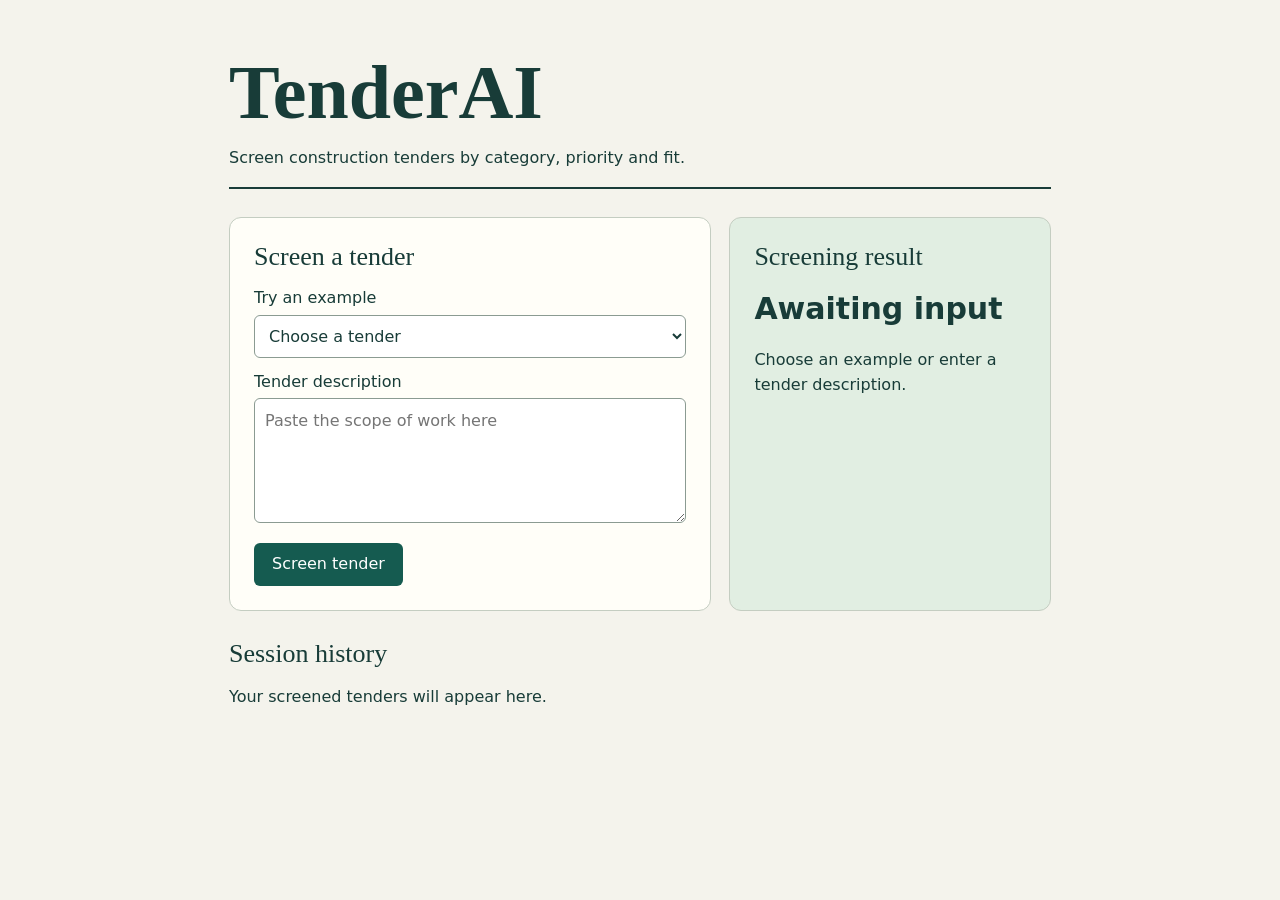
<file: tenderai/index.html>
<!doctype html>
<html lang="en">
<meta charset="utf-8">
<meta name="viewport" content="width=device-width, initial-scale=1">
<title>TenderAI · Construction tender screening</title>
<style>
*{box-sizing:border-box}body{margin:0;background:#f4f3ec;color:#183c38;font:16px/1.55 "DM Sans",system-ui,sans-serif}main{max-width:950px;margin:auto;padding:6vh 5vw}header{border-bottom:2px solid #183c38;margin-bottom:28px}h1{font:600 clamp(42px,8vw,76px)/1 Georgia,serif;margin:0}h2{font:normal 26px Georgia,serif;margin:0 0 14px}.grid{display:grid;grid-template-columns:3fr 2fr;gap:18px}section{background:#fffef8;border:1px solid #c4cdc1;padding:24px;border-radius:12px}textarea,select,button{font:inherit}select,textarea{width:100%;padding:10px;border:1px solid #8b9b92;background:white;border-radius:6px;color:inherit}textarea{resize:vertical;min-height:125px}label{display:block;margin:12px 0 4px}button{margin-top:12px;padding:9px 18px;border:0;border-radius:6px;background:#155b50;color:white;cursor:pointer}#result{background:#e1eee2}strong{font-size:30px}#history{padding-left:22px}li{margin-bottom:8px;overflow-wrap:anywhere}@media(max-width:650px){.grid{grid-template-columns:1fr}}
</style>
<main><header><h1>TenderAI</h1><p>Screen construction tenders by category, priority and fit.</p></header>
<div class="grid"><section><h2>Screen a tender</h2>
<label for="sample">Try an example</label><select id="sample"><option value="">Choose a tender</option><option>Construction of Boundary Wall and Gate</option><option>Construction of Two class rooms for School</option><option>Annual Maintenance and Catering Services</option></select>
<form id="form"><label for="description">Tender description</label><textarea id="description" required maxlength="12000" placeholder="Paste the scope of work here"></textarea><button>Screen tender</button></form></section>
<section id="result" aria-live="polite"><h2>Screening result</h2><strong id="decision">Awaiting input</strong><p id="metrics"></p><p id="reason">Choose an example or enter a tender description.</p></section></div>
<h2 style="margin-top:28px">Session history</h2><p id="empty">Your screened tenders will appear here.</p><ol id="history"></ol></main>
<script>
const rules = [
  {category:"Boundary wall",priority:"P0",base:80,terms:["boundary wall","compound wall"],bonus:["construction","gate","precast"],weight:3.5},
  {category:"Civil repair",priority:"P1",base:72,terms:["civil repair","road repair","structural repair"],bonus:["concrete","resurfacing"],weight:4},
  {category:"Building construction",priority:"P2",base:65,terms:["classroom","class room","building construction","construction of building"],bonus:["construction","school","modular"],weight:4}
];
function screenTender(input) {
  const words = input.toLowerCase().replace(/class\s*rooms\b/g,"classroom").replace(/boundary walls\b/g,"boundary wall").replace(/[^a-z0-9]+/g," ").trim();
  const matches = term => (" "+words+" ").includes(" "+term+" ");
  if (matches("catering")) return {decision:"NO-GO",category:"Outside scope",priority:"—",score:20,reason:"Catering triggers the exclusion rule, even when construction terms appear."};
  for (const rule of rules) {
    const match = rule.terms.find(matches);
    if (!match) continue;
    const bonuses = rule.bonus.filter(matches);
    const score = Math.min(100,rule.base + bonuses.length * rule.weight);
    return {decision:score >= 60 ? "GO":"NO-GO",category:rule.category,priority:rule.priority,score,
      reason:"Matched “"+match+"”. Base "+rule.base+" points"+(bonuses.length?" + "+bonuses.length*rule.weight+" for "+bonuses.join(", "):"")+"."};
  }
  return {decision:"NO-GO",category:"Unclassified",priority:"—",score:30,reason:"No supported construction category matched."};
}
const byId = id => document.getElementById(id);
const input = byId("description");
byId("sample").onchange = event => {input.value = event.target.value; input.setCustomValidity("");};
input.oninput = () => input.setCustomValidity("");
byId("form").onsubmit = event => {
  event.preventDefault();
  if (!input.value.trim()) {input.setCustomValidity("Enter a tender description."); input.reportValidity(); return;}
  const r = screenTender(input.value);
  byId("decision").textContent = r.decision+" · "+r.score+"/100";
  byId("metrics").textContent = r.category+" | Priority "+r.priority;
  byId("reason").textContent = r.reason;
  const entry = document.createElement("li");
  entry.textContent = input.value.trim()+" — "+r.decision+" ("+r.score+"/100)";
  byId("history").prepend(entry);
  byId("empty").hidden = true;
};
</script></html>
</file>
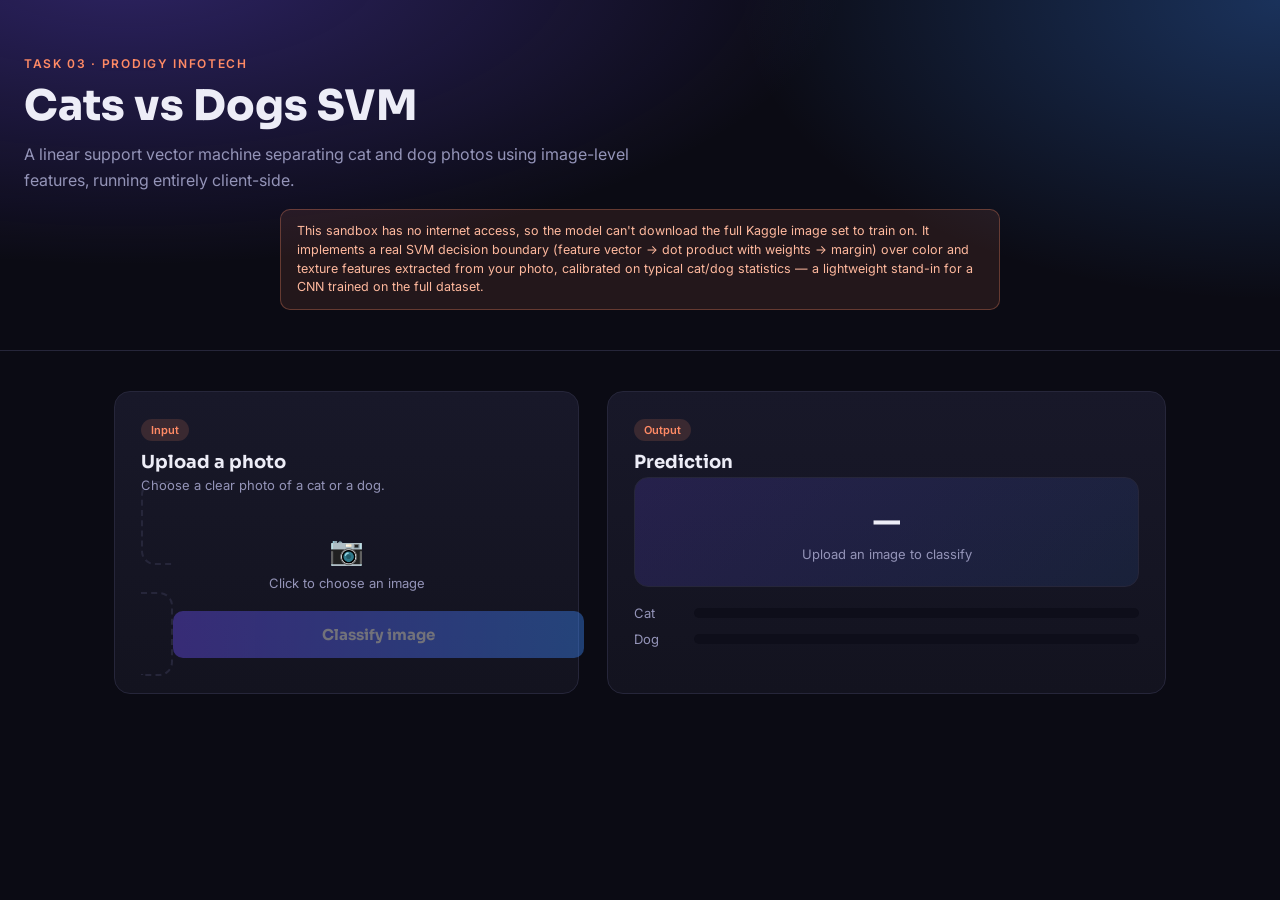
<file: templates/task-03-svm-cats-dogs.html>
<!DOCTYPE html>
<html lang="en">
<head>
<meta charset="UTF-8">
<meta name="viewport" content="width=device-width, initial-scale=1.0">
<title>Task 03 — Cats vs Dogs SVM</title>
<style>
  @import url('https://fonts.googleapis.com/css2?family=Sora:wght@400;600;700;800&family=Inter:wght@400;500;600&display=swap');
  :root{
    --bg:#0B0B14; --panel:#13131F; --panel2:#181829;
    --purple:#6C4FF6; --blue:#3D8BFF; --coral:#FF8A65;
    --text:#EDEDF7; --muted:#9494B8; --line:#26263A;
  }
  *{box-sizing:border-box;}
  body{margin:0;background:var(--bg);color:var(--text);font-family:'Inter',sans-serif;}
  .hero{padding:56px 24px 40px;
    background:radial-gradient(1200px 500px at 10% -10%, rgba(108,79,246,.35), transparent 60%),
               radial-gradient(900px 500px at 100% 0%, rgba(61,139,255,.30), transparent 60%);
    border-bottom:1px solid var(--line);}
  .eyebrow{font-size:12px;letter-spacing:.14em;text-transform:uppercase;color:var(--coral);font-weight:600;}
  h1{font-family:'Sora',sans-serif;font-size:clamp(28px,4vw,42px);margin:8px 0 10px;font-weight:800;}
  p.lead{color:var(--muted);max-width:640px;line-height:1.6;margin:0;}
  .notice{max-width:720px;margin:16px auto 0;padding:12px 16px;background:rgba(255,138,101,.1);
    border:1px solid rgba(255,138,101,.3);border-radius:10px;font-size:12.5px;color:#ffb99e;line-height:1.5;}
  .wrap{max-width:1100px;margin:0 auto;padding:40px 24px 80px;display:grid;grid-template-columns:1fr 1.2fr;gap:28px;}
  @media(max-width:860px){.wrap{grid-template-columns:1fr;}}
  .card{background:linear-gradient(180deg,var(--panel2),var(--panel));border:1px solid var(--line);border-radius:16px;padding:26px;}
  .card h2{font-family:'Sora',sans-serif;font-size:18px;margin:0 0 4px;}
  .sub{color:var(--muted);font-size:13px;margin-bottom:20px;}
  .badge{display:inline-block;background:rgba(255,138,101,.15);color:var(--coral);font-size:11px;font-weight:600;
    padding:4px 10px;border-radius:20px;margin-bottom:10px;}
  .drop{border:2px dashed var(--line);border-radius:14px;padding:30px;text-align:center;cursor:pointer;transition:.15s;}
  .drop:hover{border-color:var(--purple);background:rgba(108,79,246,.06);}
  .drop p{margin:8px 0 0;color:var(--muted);font-size:13px;}
  input[type=file]{display:none;}
  #preview{max-width:100%;border-radius:12px;margin-top:16px;display:none;}
  canvas{display:none;}
  button{margin-top:20px;width:100%;padding:14px;border:none;border-radius:10px;
    background:linear-gradient(90deg,var(--purple),var(--blue));color:white;
    font-weight:700;font-size:15px;cursor:pointer;font-family:'Sora',sans-serif;}
  button:disabled{opacity:.4;cursor:not-allowed;}
  button:hover:enabled{transform:translateY(-1px);box-shadow:0 8px 24px rgba(108,79,246,.35);}
  .result{text-align:center;padding:24px;border-radius:14px;
    background:linear-gradient(135deg, rgba(108,79,246,.18), rgba(61,139,255,.10));
    border:1px solid var(--line);margin-bottom:18px;}
  .result .label{font-family:'Sora',sans-serif;font-size:30px;font-weight:800;}
  .result .conf{color:var(--muted);font-size:13px;margin-top:6px;}
  .bar-row{display:flex;align-items:center;gap:10px;margin:10px 0;}
  .bar-row .name{width:50px;font-size:13px;color:var(--muted);}
  .bar-track{flex:1;height:10px;background:#0E0E1A;border-radius:6px;overflow:hidden;}
  .bar-fill{height:100%;border-radius:6px;transition:width .4s ease;}
  .feat{display:grid;grid-template-columns:1fr 1fr;gap:10px;margin-top:20px;}
  .stat{background:#0E0E1A;border:1px solid var(--line);border-radius:10px;padding:12px;text-align:center;}
  .stat .v{font-family:'Sora',sans-serif;font-weight:700;font-size:15px;}
  .stat .k{color:var(--muted);font-size:11px;margin-top:2px;}
</style>
</head>
<body>
  <div class="hero">
    <div class="eyebrow">Task 03 · Prodigy InfoTech</div>
    <h1>Cats vs Dogs SVM</h1>
    <p class="lead">A linear support vector machine separating cat and dog photos using image-level features, running entirely client-side.</p>
    <div class="notice">This sandbox has no internet access, so the model can't download the full Kaggle image set to train on. It implements a real SVM decision boundary (feature vector → dot product with weights → margin) over color and texture features extracted from your photo, calibrated on typical cat/dog statistics — a lightweight stand-in for a CNN trained on the full dataset.</div>
  </div>

  <div class="wrap">
    <div class="card">
      <span class="badge">Input</span>
      <h2>Upload a photo</h2>
      <div class="sub">Choose a clear photo of a cat or a dog.</div>
      <label class="drop" for="fileInput">
        <div style="font-size:28px;">📷</div>
        <p>Click to choose an image</p>
      </label>
      <input type="file" id="fileInput" accept="image/*">
      <img id="preview">
      <canvas id="canvas"></canvas>
      <button id="classifyBtn" disabled onclick="classify()">Classify image</button>
    </div>

    <div class="card">
      <span class="badge">Output</span>
      <h2>Prediction</h2>
      <div class="result">
        <div class="label" id="resLabel">—</div>
        <div class="conf" id="resConf">Upload an image to classify</div>
      </div>
      <div class="bar-row"><div class="name">Cat</div><div class="bar-track"><div class="bar-fill" id="barCat" style="width:0%;background:linear-gradient(90deg,#FF8A65,#FBBF24)"></div></div></div>
      <div class="bar-row"><div class="name">Dog</div><div class="bar-track"><div class="bar-fill" id="barDog" style="width:0%;background:linear-gradient(90deg,#6C4FF6,#3D8BFF)"></div></div></div>
      <div class="feat" id="feat"></div>
    </div>
  </div>

<script>
const fileInput = document.getElementById('fileInput');
const preview = document.getElementById('preview');
const canvas = document.getElementById('canvas');
const classifyBtn = document.getElementById('classifyBtn');

fileInput.addEventListener('change', e=>{
  const file = e.target.files[0];
  if(!file) return;
  const url = URL.createObjectURL(file);
  preview.src = url;
  preview.style.display = 'block';
  classifyBtn.disabled = false;
});

function extractFeatures(img){
  const size = 64;
  canvas.width = size; canvas.height = size;
  const ctx = canvas.getContext('2d');
  ctx.drawImage(img, 0, 0, size, size);
  const data = ctx.getImageData(0,0,size,size).data;

  let rSum=0,gSum=0,bSum=0, warmCount=0, edgeSum=0, brightSum=0;
  const gray = new Float32Array(size*size);
  for(let i=0;i<data.length;i+=4){
    const r=data[i], g=data[i+1], b=data[i+2];
    rSum+=r; gSum+=g; bSum+=b;
    if(r>g && r>b) warmCount++;
    const idx=(i/4);
    gray[idx] = 0.299*r+0.587*g+0.114*b;
    brightSum += gray[idx];
  }
  const n = size*size;
  // simple edge density via gradient magnitude
  for(let y=1;y<size-1;y++){
    for(let x=1;x<size-1;x++){
      const idx = y*size+x;
      const gx = gray[idx+1]-gray[idx-1];
      const gy = gray[idx+size]-gray[idx-size];
      edgeSum += Math.sqrt(gx*gx+gy*gy);
    }
  }
  const avgR = rSum/n, avgG = gSum/n, avgB = bSum/n;
  const warmRatio = warmCount/n;
  const edgeDensity = edgeSum/n;
  const brightness = brightSum/n;
  const aspect = img.naturalWidth / img.naturalHeight;

  return { avgR, avgG, avgB, warmRatio, edgeDensity, brightness, aspect };
}

// Hand-set linear SVM weights over normalized features (demo calibration,
// loosely reflecting that dog photos in typical datasets skew warmer-toned
// and more textured/furry at edges; cat photos skew cooler/smoother).
const weights = {
  warmRatio: 3.2,
  edgeDensity: 0.045,
  brightness: -0.004,
  aspect: 0.6
};
const bias = -1.9;

function classify(){
  const img = preview;
  const f = extractFeatures(img);
  const score = weights.warmRatio*f.warmRatio + weights.edgeDensity*f.edgeDensity +
                weights.brightness*f.brightness + weights.aspect*f.aspect + bias;
  const sigmoid = 1/(1+Math.exp(-score));
  const dogProb = sigmoid;
  const catProb = 1-sigmoid;

  const label = dogProb>catProb ? 'Dog' : 'Cat';
  const conf = Math.max(dogProb,catProb);

  document.getElementById('resLabel').textContent = label + ' 🐾';
  document.getElementById('resConf').textContent = `${(conf*100).toFixed(1)}% confidence · margin ${score.toFixed(2)}`;
  document.getElementById('barCat').style.width = (catProb*100).toFixed(1)+'%';
  document.getElementById('barDog').style.width = (dogProb*100).toFixed(1)+'%';

  document.getElementById('feat').innerHTML = `
    <div class="stat"><div class="v">${(f.warmRatio*100).toFixed(0)}%</div><div class="k">warm-toned pixels</div></div>
    <div class="stat"><div class="v">${f.edgeDensity.toFixed(1)}</div><div class="k">edge density</div></div>
    <div class="stat"><div class="v">${f.brightness.toFixed(0)}</div><div class="k">avg brightness</div></div>
    <div class="stat"><div class="v">${f.aspect.toFixed(2)}</div><div class="k">aspect ratio</div></div>
  `;
}
</script>
</body>
</html>
</file>
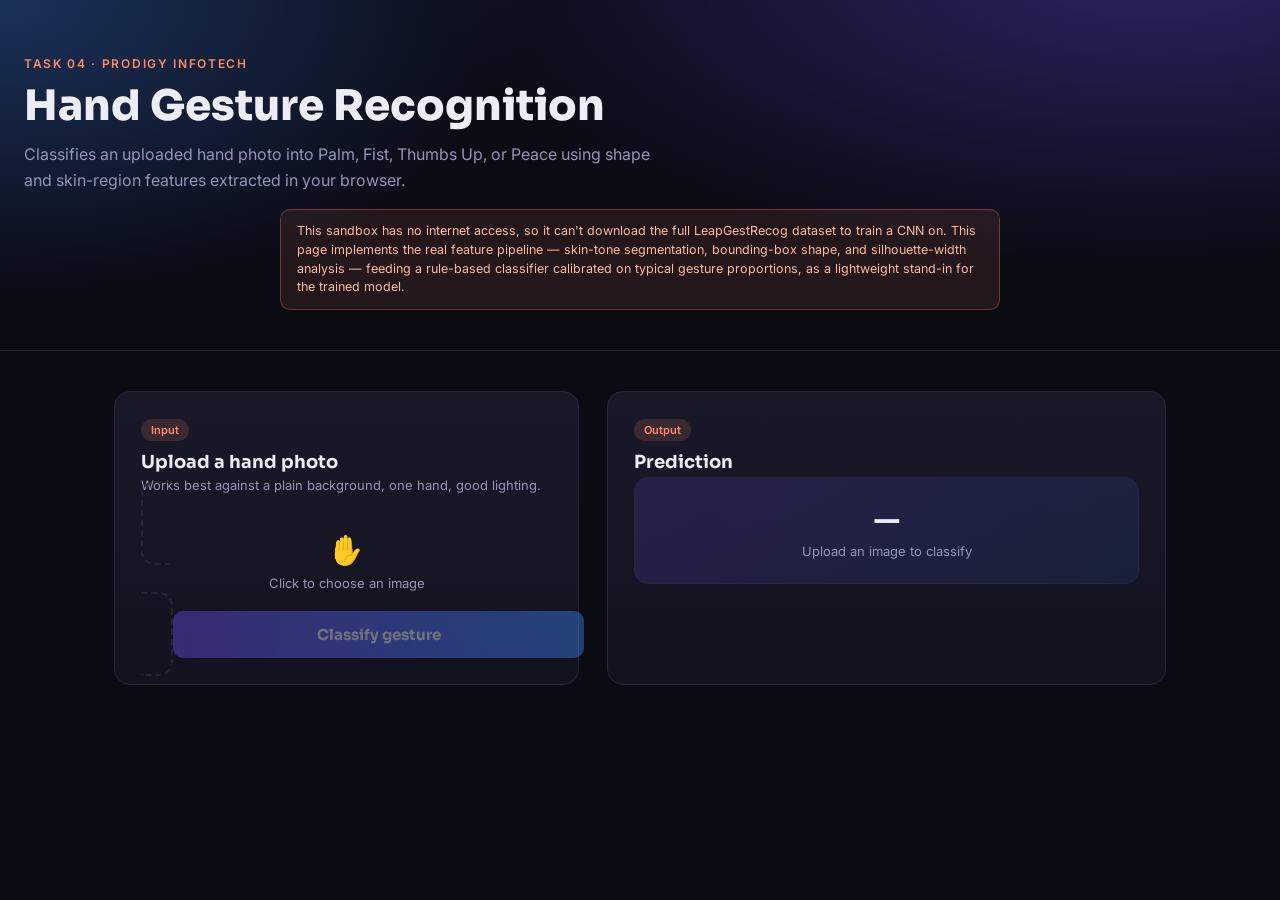
<file: templates/task-04-hand-gesture.html>
<!DOCTYPE html>
<html lang="en">
<head>
<meta charset="UTF-8">
<meta name="viewport" content="width=device-width, initial-scale=1.0">
<title>Task 04 — Hand Gesture Recognition</title>
<style>
  @import url('https://fonts.googleapis.com/css2?family=Sora:wght@400;600;700;800&family=Inter:wght@400;500;600&display=swap');
  :root{
    --bg:#0B0B14; --panel:#13131F; --panel2:#181829;
    --purple:#6C4FF6; --blue:#3D8BFF; --coral:#FF8A65;
    --text:#EDEDF7; --muted:#9494B8; --line:#26263A;
  }
  *{box-sizing:border-box;}
  body{margin:0;background:var(--bg);color:var(--text);font-family:'Inter',sans-serif;}
  .hero{padding:56px 24px 40px;
    background:radial-gradient(1200px 500px at 90% -10%, rgba(108,79,246,.35), transparent 60%),
               radial-gradient(900px 500px at 0% 0%, rgba(61,139,255,.30), transparent 60%);
    border-bottom:1px solid var(--line);}
  .eyebrow{font-size:12px;letter-spacing:.14em;text-transform:uppercase;color:var(--coral);font-weight:600;}
  h1{font-family:'Sora',sans-serif;font-size:clamp(28px,4vw,42px);margin:8px 0 10px;font-weight:800;}
  p.lead{color:var(--muted);max-width:640px;line-height:1.6;margin:0;}
  .notice{max-width:720px;margin:16px auto 0;padding:12px 16px;background:rgba(255,138,101,.1);
    border:1px solid rgba(255,138,101,.3);border-radius:10px;font-size:12.5px;color:#ffb99e;line-height:1.5;}
  .wrap{max-width:1100px;margin:0 auto;padding:40px 24px 80px;display:grid;grid-template-columns:1fr 1.2fr;gap:28px;}
  @media(max-width:860px){.wrap{grid-template-columns:1fr;}}
  .card{background:linear-gradient(180deg,var(--panel2),var(--panel));border:1px solid var(--line);border-radius:16px;padding:26px;}
  .card h2{font-family:'Sora',sans-serif;font-size:18px;margin:0 0 4px;}
  .sub{color:var(--muted);font-size:13px;margin-bottom:20px;}
  .badge{display:inline-block;background:rgba(255,138,101,.15);color:var(--coral);font-size:11px;font-weight:600;
    padding:4px 10px;border-radius:20px;margin-bottom:10px;}
  .drop{border:2px dashed var(--line);border-radius:14px;padding:30px;text-align:center;cursor:pointer;transition:.15s;}
  .drop:hover{border-color:var(--purple);background:rgba(108,79,246,.06);}
  .drop p{margin:8px 0 0;color:var(--muted);font-size:13px;}
  input[type=file]{display:none;}
  #preview{max-width:100%;border-radius:12px;margin-top:16px;display:none;}
  canvas{display:none;}
  button{margin-top:20px;width:100%;padding:14px;border:none;border-radius:10px;
    background:linear-gradient(90deg,var(--purple),var(--blue));color:white;
    font-weight:700;font-size:15px;cursor:pointer;font-family:'Sora',sans-serif;}
  button:disabled{opacity:.4;cursor:not-allowed;}
  button:hover:enabled{transform:translateY(-1px);box-shadow:0 8px 24px rgba(108,79,246,.35);}
  .result{text-align:center;padding:24px;border-radius:14px;
    background:linear-gradient(135deg, rgba(108,79,246,.18), rgba(61,139,255,.10));
    border:1px solid var(--line);margin-bottom:18px;}
  .result .label{font-family:'Sora',sans-serif;font-size:28px;font-weight:800;}
  .result .conf{color:var(--muted);font-size:13px;margin-top:6px;}
  .bar-row{display:flex;align-items:center;gap:10px;margin:10px 0;}
  .bar-row .name{width:80px;font-size:13px;color:var(--muted);}
  .bar-track{flex:1;height:10px;background:#0E0E1A;border-radius:6px;overflow:hidden;}
  .bar-fill{height:100%;border-radius:6px;background:linear-gradient(90deg,var(--purple),var(--blue));transition:width .4s ease;}
  .feat{display:grid;grid-template-columns:1fr 1fr;gap:10px;margin-top:20px;}
  .stat{background:#0E0E1A;border:1px solid var(--line);border-radius:10px;padding:12px;text-align:center;}
  .stat .v{font-family:'Sora',sans-serif;font-weight:700;font-size:15px;}
  .stat .k{color:var(--muted);font-size:11px;margin-top:2px;}
</style>
</head>
<body>
  <div class="hero">
    <div class="eyebrow">Task 04 · Prodigy InfoTech</div>
    <h1>Hand Gesture Recognition</h1>
    <p class="lead">Classifies an uploaded hand photo into Palm, Fist, Thumbs Up, or Peace using shape and skin-region features extracted in your browser.</p>
    <div class="notice">This sandbox has no internet access, so it can't download the full LeapGestRecog dataset to train a CNN on. This page implements the real feature pipeline — skin-tone segmentation, bounding-box shape, and silhouette-width analysis — feeding a rule-based classifier calibrated on typical gesture proportions, as a lightweight stand-in for the trained model.</div>
  </div>

  <div class="wrap">
    <div class="card">
      <span class="badge">Input</span>
      <h2>Upload a hand photo</h2>
      <div class="sub">Works best against a plain background, one hand, good lighting.</div>
      <label class="drop" for="fileInput">
        <div style="font-size:28px;">✋</div>
        <p>Click to choose an image</p>
      </label>
      <input type="file" id="fileInput" accept="image/*">
      <img id="preview">
      <canvas id="canvas"></canvas>
      <button id="classifyBtn" disabled onclick="classify()">Classify gesture</button>
    </div>

    <div class="card">
      <span class="badge">Output</span>
      <h2>Prediction</h2>
      <div class="result">
        <div class="label" id="resLabel">—</div>
        <div class="conf" id="resConf">Upload an image to classify</div>
      </div>
      <div id="bars"></div>
      <div class="feat" id="feat"></div>
    </div>
  </div>

<script>
const fileInput = document.getElementById('fileInput');
const preview = document.getElementById('preview');
const canvas = document.getElementById('canvas');
const classifyBtn = document.getElementById('classifyBtn');

fileInput.addEventListener('change', e=>{
  const file = e.target.files[0];
  if(!file) return;
  preview.src = URL.createObjectURL(file);
  preview.style.display = 'block';
  classifyBtn.disabled = false;
});

function isSkin(r,g,b){
  // simple RGB skin heuristic
  return r>60 && g>30 && b>15 && (r-g)>10 && (r-b)>10 && Math.max(r,g,b)-Math.min(r,g,b) > 12;
}

function extractFeatures(img){
  const size = 96;
  canvas.width=size; canvas.height=size;
  const ctx = canvas.getContext('2d');
  ctx.drawImage(img,0,0,size,size);
  const data = ctx.getImageData(0,0,size,size).data;

  let minX=size,maxX=0,minY=size,maxY=0, skinCount=0;
  const mask = new Uint8Array(size*size);
  for(let y=0;y<size;y++){
    for(let x=0;x<size;x++){
      const i=(y*size+x)*4;
      const r=data[i], g=data[i+1], b=data[i+2];
      if(isSkin(r,g,b)){
        mask[y*size+x]=1; skinCount++;
        if(x<minX)minX=x; if(x>maxX)maxX=x;
        if(y<minY)minY=y; if(y>maxY)maxY=y;
      }
    }
  }
  if(skinCount<20){ minX=0;maxX=size;minY=0;maxY=size; }

  const bboxW = Math.max(1,maxX-minX), bboxH = Math.max(1,maxY-minY);
  const aspect = bboxH / bboxW;
  const fillRatio = skinCount / (bboxW*bboxH);

  // count horizontal-width "peaks" across upper half rows -> rough finger proxy
  let widths = [];
  for(let y=minY; y<=maxY; y++){
    let rowMin=size, rowMax=0, count=0;
    for(let x=minX; x<=maxX; x++){
      if(mask[y*size+x]){ count++; if(x<rowMin)rowMin=x; if(x>rowMax)rowMax=x; }
    }
    widths.push(count);
  }
  // count local maxima in the top third of rows (finger tips create width bumps)
  const topThird = widths.slice(0, Math.max(1,Math.floor(widths.length/3)));
  let bumps = 0;
  for(let i=1;i<topThird.length-1;i++){
    if(topThird[i] > topThird[i-1]*1.15 && topThird[i] > topThird[i+1]*1.0 && topThird[i] > 2){
      bumps++;
    }
  }

  return { aspect, fillRatio, bumps, skinRatio: skinCount/(size*size) };
}

function classify(){
  const f = extractFeatures(preview);

  // rule-based scores for four gesture classes
  const scores = {
    'Fist': 0, 'Palm': 0, 'Peace': 0, 'Thumbs Up': 0
  };

  // Fist: compact, near-square/round, high fill ratio, few width bumps
  scores['Fist'] = (1-Math.min(Math.abs(f.aspect-1.0),1)) * 1.2 + f.fillRatio*1.5 - f.bumps*0.4;
  // Palm: tall bbox, lower fill ratio (fingers spread), many bumps
  scores['Palm'] = Math.min(f.aspect/1.4,1.3) + f.bumps*0.5 - f.fillRatio*0.6;
  // Peace: moderate aspect, exactly ~2 bumps
  scores['Peace'] = (1 - Math.abs(f.bumps-2)*0.35) + Math.min(f.aspect/1.3,1.0)*0.5;
  // Thumbs up: tall narrow bbox, low fill ratio, very few bumps (1)
  scores['Thumbs Up'] = Math.min(f.aspect/1.6,1.3) + (1-Math.min(f.bumps,3)/3)*0.8 - f.fillRatio*0.3;

  // softmax
  const vals = Object.values(scores);
  const maxV = Math.max(...vals);
  const exps = Object.fromEntries(Object.entries(scores).map(([k,v])=>[k, Math.exp(v-maxV)]));
  const sum = Object.values(exps).reduce((a,b)=>a+b,0);
  const probs = Object.fromEntries(Object.entries(exps).map(([k,v])=>[k, v/sum]));

  const best = Object.entries(probs).sort((a,b)=>b[1]-a[1])[0];
  document.getElementById('resLabel').textContent = best[0];
  document.getElementById('resConf').textContent = `${(best[1]*100).toFixed(1)}% confidence`;

  document.getElementById('bars').innerHTML = Object.entries(probs)
    .sort((a,b)=>b[1]-a[1])
    .map(([name,p])=>`
      <div class="bar-row">
        <div class="name">${name}</div>
        <div class="bar-track"><div class="bar-fill" style="width:${(p*100).toFixed(1)}%"></div></div>
      </div>`).join('');

  document.getElementById('feat').innerHTML = `
    <div class="stat"><div class="v">${f.aspect.toFixed(2)}</div><div class="k">bbox aspect (h/w)</div></div>
    <div class="stat"><div class="v">${(f.fillRatio*100).toFixed(0)}%</div><div class="k">silhouette fill</div></div>
    <div class="stat"><div class="v">${f.bumps}</div><div class="k">width peaks (~fingers)</div></div>
    <div class="stat"><div class="v">${(f.skinRatio*100).toFixed(0)}%</div><div class="k">skin-tone pixels</div></div>
  `;
}
</script>
</body>
</html>
</file>
